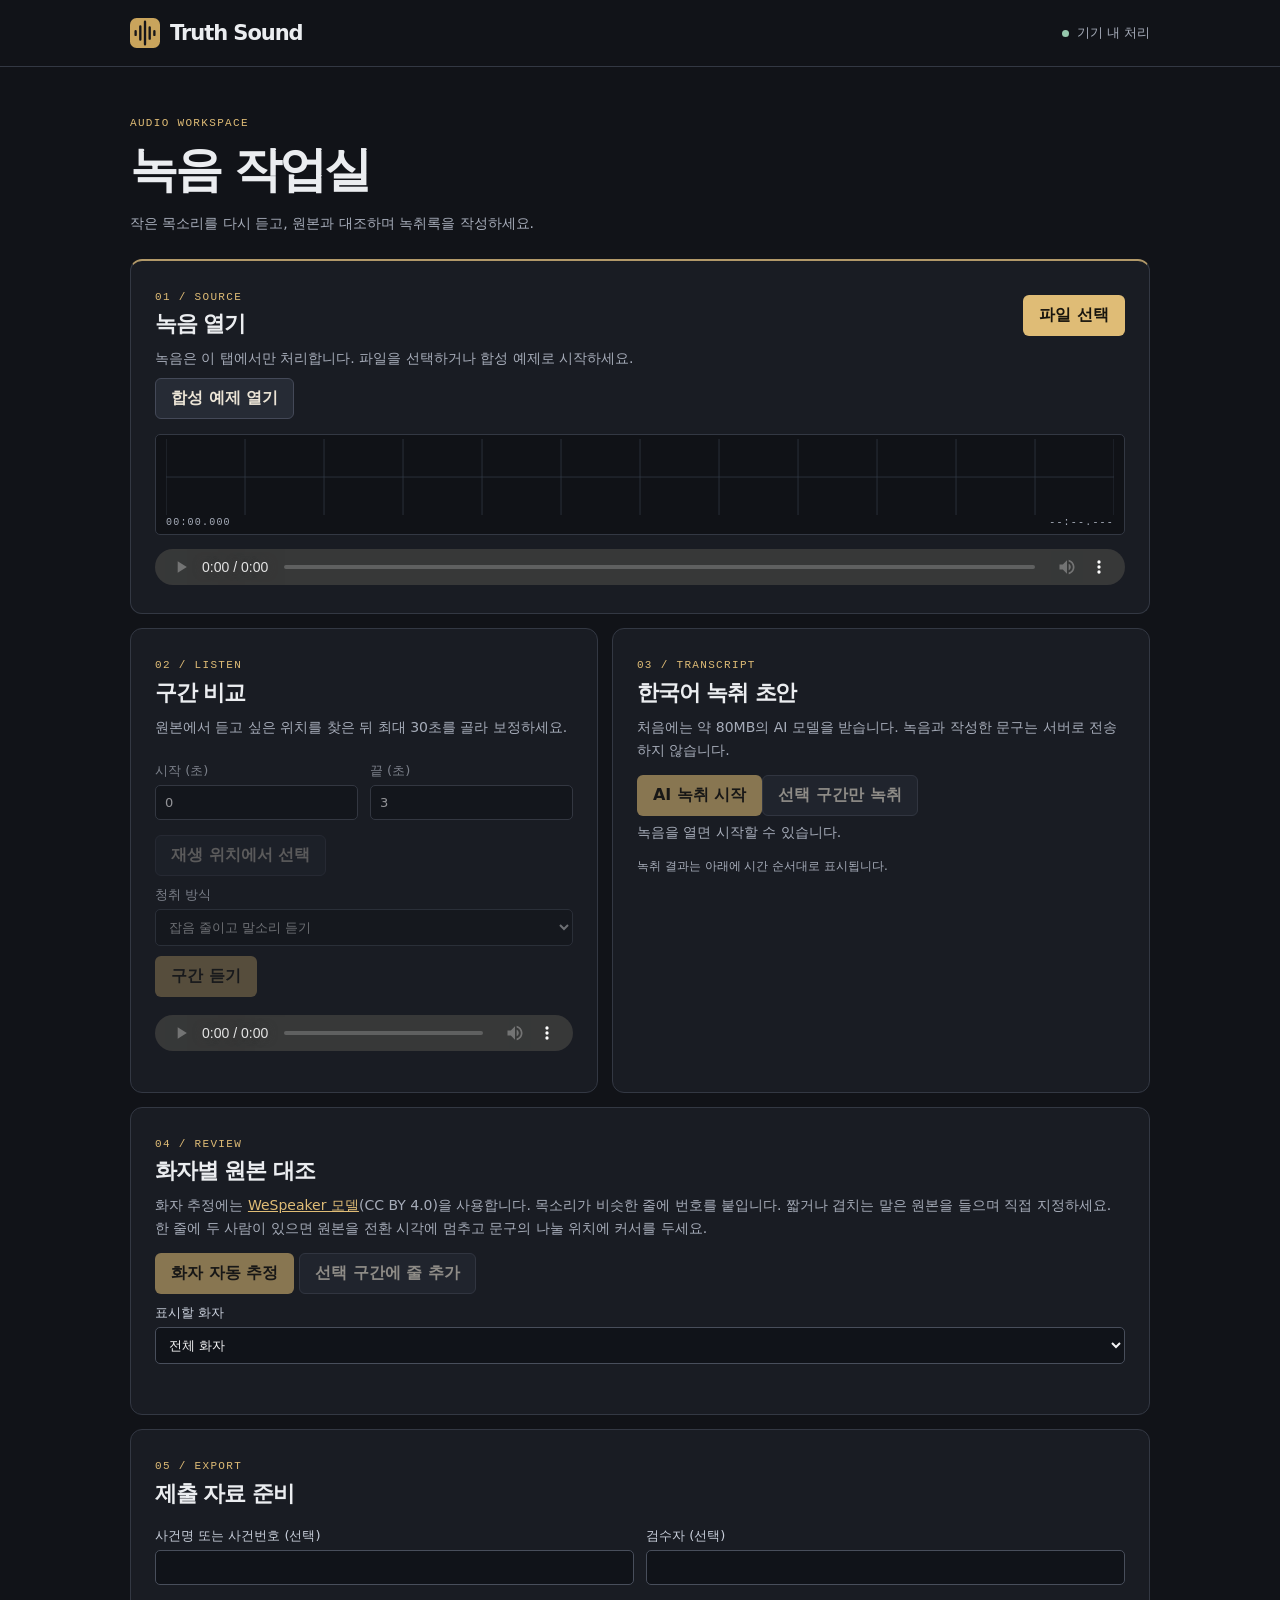
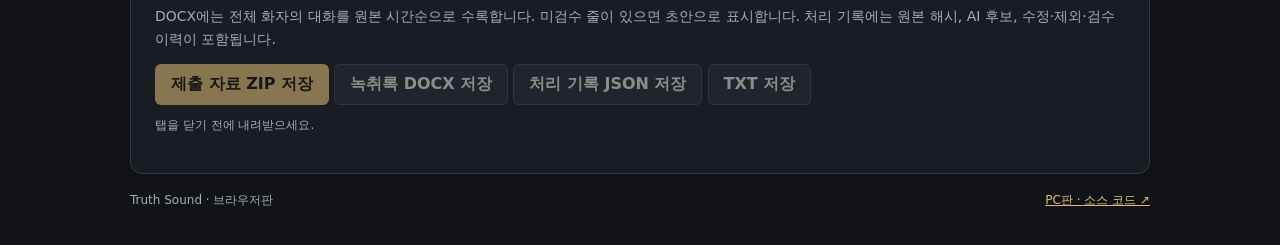
<file: index.html>
<!doctype html>
<html lang="ko">
<head>
<meta charset="utf-8"><meta name="viewport" content="width=device-width,initial-scale=1">
<meta http-equiv="Content-Security-Policy" content="default-src 'self'; script-src 'self' 'wasm-unsafe-eval'; connect-src 'self'; media-src 'self' blob:; worker-src 'self'; object-src 'none'; form-action 'none'; base-uri 'none'">
<meta name="description" content="내 기기에서 녹음을 열고 작은 목소리를 비교해 들으며 한국어 녹취 초안을 작성하세요.">
<title>Truth Sound · 녹음 작업실</title>
<link rel="icon" href="mark.svg"><link rel="stylesheet" href="style.css">
</head><body>
<header><div class="bar"><div class="word"><img src="mark.svg" alt="" width="30" height="30"> Truth Sound</div><span class="local"><i></i> 기기 내 처리</span></div></header>
<main><section class="intro"><p class="kicker">AUDIO WORKSPACE</p><h1>녹음 작업실</h1><p>작은 목소리를 다시 듣고, 원본과 대조하며 녹취록을 작성하세요.</p></section>
<section class="bench"><div class="top"><div><span class="step">01 / SOURCE</span><h2 id="filename">녹음 열기</h2></div><button id="pick">파일 선택</button><input type="file" accept="audio/*,.m4a,.mp3,.wav,.ogg,.webm,.aac,.flac" hidden id="file"></div>
<p id="notice" role="status">녹음은 이 탭에서만 처리합니다. 파일을 선택하거나 합성 예제로 시작하세요.</p><button class="sub" id="demo">합성 예제 열기</button>
<div class="scope"><canvas id="wave" width="1200" height="100" aria-label="녹음 파형"></canvas><div class="ruler"><span>00:00.000</span><span id="endtime">--:--.---</span></div></div>
<audio controls id="original" aria-label="원본 녹음"></audio></section>
<div class="panels"><section class="panel"><span class="step">02 / LISTEN</span><h2>구간 비교</h2><p>원본에서 듣고 싶은 위치를 찾은 뒤 최대 30초를 골라 보정하세요.</p>
<fieldset id="selection" disabled><div class="times"><label>시작 (초)<input id="start" type="number" min="0" step="0.001" value="0"></label><label>끝 (초)<input id="end" type="number" min="0" step="0.001" value="3"></label></div>
<button class="sub" id="here">재생 위치에서 선택</button><label>청취 방식<select id="mode"><option value="clear">잡음 줄이고 말소리 듣기</option><option value="lift">작은 소리 확대</option><option value="original">보정 전</option></select></label>
<button id="render">구간 듣기</button></fieldset><audio id="clip" controls aria-label="선택 구간 청취 보조"></audio><p role="status" id="clipstatus"></p></section>
<section class="panel"><span class="step">03 / TRANSCRIPT</span><h2>한국어 녹취 초안</h2><p>처음에는 약 80MB의 AI 모델을 받습니다. 녹음과 작성한 문구는 서버로 전송하지 않습니다.</p>
<button id="asr" disabled>AI 녹취 시작</button> <button id="stop" class="sub" hidden>중지</button>
<p id="asrstatus" role="status">녹음을 열면 시작할 수 있습니다.</p>
<p class="fine">녹취 결과는 아래에 시간 순서대로 표시됩니다.</p></section></div>
<section class="panel"><span class="step">04 / REVIEW</span><h2>화자별 원본 대조</h2>
<p>화자 추정에는 <a href="https://huggingface.co/Wespeaker/wespeaker-voxceleb-resnet34-LM" rel="noreferrer">WeSpeaker 모델</a>(CC BY 4.0)을 사용합니다. 목소리가 비슷한 줄에 번호를 붙입니다. 짧거나 겹치는 말은 원본을 들으며 직접 지정하세요. 한 줄에 두 사람이 있으면 원본을 전환 시각에 멈추고 문구의 나눌 위치에 커서를 두세요.</p>
<button id="estimate" disabled>화자 자동 추정</button> <button class="sub" id="addLine" disabled>선택 구간에 줄 추가</button>
<label>표시할 화자<select id="filter"><option value="">전체 화자</option></select></label><datalist id="names"></datalist>
<p id="counts"></p><fieldset id="reviewRows" disabled></fieldset><p id="reviewStatus" role="status"></p></section>
<section class="panel exports"><span class="step">05 / EXPORT</span><h2>제출 자료 준비</h2>
<div class="times"><label>사건명 또는 사건번호 (선택)<input id="caseName"></label><label>검수자 (선택)<input id="reviewer"></label></div>
<p>DOCX에는 전체 화자의 대화를 원본 시간순으로 수록합니다. 미검수 줄이 있으면 초안으로 표시합니다. 처리 기록에는 원본 해시, AI 후보, 수정·제외·검수 이력이 포함됩니다.</p>
<button id="bundle" disabled>제출 자료 ZIP 저장</button> <button class="sub" id="word" disabled>녹취록 DOCX 저장</button> <button class="sub" id="log" disabled>처리 기록 JSON 저장</button> <button class="sub" id="save" disabled>TXT 저장</button><p class="fine">탭을 닫기 전에 내려받으세요.</p></section>
<footer><span>Truth Sound · 브라우저판</span><a href="https://github.com/rei1237/truth-sound" rel="noreferrer">PC판 · 소스 코드 ↗</a></footer></main><script src="app.js" type="module"></script></body></html>
</file>
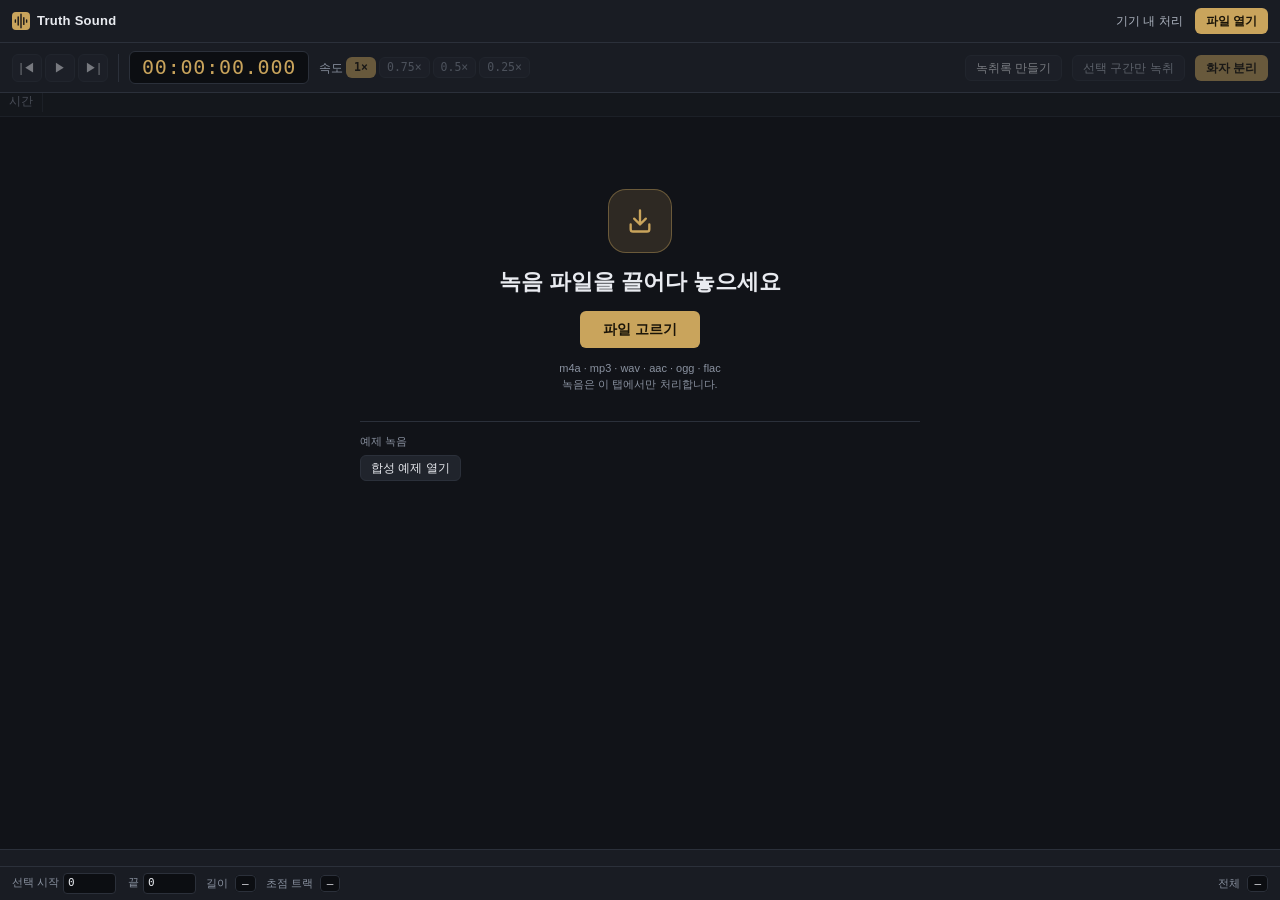
<file: web/index.html>
<!doctype html>
<html lang="ko">
<head>
<meta charset="utf-8"><meta name="viewport" content="width=device-width,initial-scale=1">
<meta http-equiv="Content-Security-Policy" content="default-src 'self'; script-src 'self' 'wasm-unsafe-eval'; connect-src 'self' https://raw.githubusercontent.com/rei1237/truth-sound/b744f6dcd74d6b0bc9c4f2f3c23da4f847f36533/web/models/; media-src 'self' blob:; worker-src 'self'; object-src 'none'; form-action 'none'; base-uri 'none'">
<meta name="description" content="내 기기에서 녹음을 열고 작은 목소리를 비교해 들으며 한국어 녹취 초안을 작성하세요.">
<title>Truth Sound · 녹음 작업실</title>
<link rel="icon" href="mark.svg"><link rel="stylesheet" href="editor-base.css"><link rel="stylesheet" href="editor.css?v=strong1">
</head><body class="empty">
<div id="app">
<header id="topbar">
  <span class="brand"><img src="mark.svg" alt="" width="18" height="18">Truth Sound</span>
  <div class="file"><b id="filename">녹음 열기</b><span class="seal ok" id="hashBadge" hidden><i></i><span>원본 SHA-256</span></span></div>
  <span class="sp"></span><span class="local">기기 내 처리</span>
  <button id="exportTab" disabled>내보내기</button><button id="pick" class="pri">파일 열기</button>
  <input type="file" accept="audio/*,.m4a,.mp3,.wav,.ogg,.webm,.aac,.flac" hidden id="file">
</header>
<nav id="toolbar" aria-label="재생 및 녹취 도구">
  <fieldset id="transport" disabled><div class="grp">
    <button id="home" aria-label="처음으로" title="처음으로">|◀</button><button id="play" aria-label="재생" title="재생 / 일시 정지 (Space)">▶</button>
    <button id="last" aria-label="끝으로" title="끝으로">▶|</button>
  </div></fieldset>
  <output class="clock" id="clock">00:00:00.000</output>
  <fieldset class="speed" id="rates" disabled><legend class="sr">재생 속도</legend><span>속도</span>
    <button data-speed="1" aria-pressed="true">1×</button><button data-speed="0.75" aria-pressed="false">0.75×</button><button data-speed="0.5" aria-pressed="false">0.5×</button><button data-speed="0.25" aria-pressed="false">0.25×</button>
  </fieldset><span class="sp"></span>
  <button id="asr" disabled>녹취록 만들기</button><button id="separate" class="pri" disabled>화자 분리</button><button id="stop" hidden>중지</button>
</nav>
<div id="stage">
  <main id="workarea">
    <div id="ruler" aria-hidden="true"><span class="gutter">시간</span><div id="ticks"></div></div>
    <section id="dropzone" aria-label="녹음 파일 넣기"><div class="dz">
      <div class="dzicon"><svg viewBox="0 0 24 24" aria-hidden="true"><path d="M12 3v12M7 10l5 5 5-5M4 15v4a2 2 0 0 0 2 2h12a2 2 0 0 0 2-2v-4"/></svg></div>
      <h1>녹음 파일을 끌어다 놓으세요</h1><p><button id="pickCenter" class="pri">파일 고르기</button></p>
      <p class="hint">m4a · mp3 · wav · aac · ogg · flac<br>녹음은 이 탭에서만 처리합니다.</p>
      <div class="recent"><h2>예제 녹음</h2><button id="demo">합성 예제 열기</button></div>
    </div></section>
    <div id="tracks">
      <div class="fullTools"><label>전체 보정<select id="fullProfile" aria-describedby="profileHelp"><option value="strong">강화 · 더 크게, 더 선명하게</option><option value="precise">발음 정밀 · 짧은 자음 보존</option><option value="maximum">최대 청취 · 작은 소리 집중</option><option value="standard">기본 · 부드럽게</option></select></label>
        <a id="quickDownload" download hidden>강화 보정 WAV 저장</a></div>
      <p class="tracks-hint" id="profileHelp">작은 목소리를 크게 증폭합니다. 짧은 자음을 비교하려면 발음 정밀 모드를 선택하세요.</p>
      <div class="row" data-track="original"><div class="ctl"><div class="name"><i></i>원본</div><span class="sub">보정 전 · 원본 대조</span><button class="choose" data-player="original" aria-pressed="true">원본 듣기</button></div>
      <div class="wave" data-player="original"><canvas id="wave" width="1200" height="130" aria-label="원본 파형"></canvas><i class="selectionBand"></i><i class="playhead"></i></div></div>
      <div class="row" data-track="enhanced"><div class="ctl"><div class="name"><i></i><span id="enhancedLabel">전체 보정본</span></div><span class="sub">작은 말소리 선명화</span><button class="choose" data-player="enhanced" disabled aria-pressed="false">보정본 듣기</button></div>
      <div class="wave" data-player="enhanced"><canvas id="enhancedWave" width="1200" height="130" aria-label="보정본 파형"></canvas><i class="selectionBand"></i><i class="playhead"></i></div></div>
      <div class="row transcriptLane"><div class="ctl"><div class="name"><i></i>녹취록</div></div><div id="lane" aria-label="시간순 녹취 구간"></div></div>
      <div id="speakerTracks" aria-label="화자별 발화 구간"></div>
      <p class="tracks-hint">파형을 누르면 재생 위치가 이동합니다. 드래그하면 들을 구간을 선택합니다.</p>
      <p class="tracks-hint" id="fullStatus" role="status"></p><p class="tracks-hint" id="asrstatus" role="status"></p>
      <button id="retryFull" class="inline" hidden>전체 보정 다시 시도</button>
    </div>
    <p id="notice" role="status"></p>
  </main>
  <div id="splitter" role="separator" aria-label="패널 너비" aria-orientation="vertical" tabindex="0"></div>
  <aside id="panel"><div class="tabs" role="tablist" aria-label="작업 패널">
    <button role="tab" id="tab-analysis" aria-controls="analysis" aria-selected="true">구간 분석</button>
    <button role="tab" id="tab-transcript" aria-controls="transcript" aria-selected="false">녹취록</button>
    <button role="tab" id="tab-export" aria-controls="export" aria-selected="false">내보내기</button></div>
    <div class="panes">
      <section role="tabpanel" id="analysis" aria-labelledby="tab-analysis">
        <p>전체 녹음은 파형 위에서 보정 강도를 바꾸고 WAV로 저장하세요. 강화 보정은 작은 목소리를 더 키웁니다. 약한 발음도 달라질 수 있으니 원본과 비교하세요.</p>
        <h2>선택 구간 듣기</h2><p>파형에서 최대 30초를 고르세요.</p>
        <fieldset id="selection" disabled><button id="here">재생 위치에서 선택</button><label>청취 방식<select id="mode"><option value="clear">발음 선명화 · 잡음 줄이기</option><option value="lift">작은 말소리 확대</option><option value="original">보정 전</option></select></label>
        <button id="render" class="pri">구간 듣기</button><label class="repeat"><input type="checkbox" id="repeatClip"> 선택 구간 반복</label></fieldset>
        <audio id="clip" controls aria-label="선택 구간 청취"></audio><p role="status" id="clipstatus"></p>
        <details id="fullResult" hidden><summary>전체 보정본 듣기 · WAV 저장</summary><audio controls id="enhanced" aria-label="전체 보정본"></audio>
        <button id="compareFull">같은 위치에서 원본과 비교</button> <a id="fullDownload" download>보정본 WAV 저장</a></details>
      </section>
      <section role="tabpanel" id="transcript" aria-labelledby="tab-transcript" hidden>
        <h2>화자별 녹취록</h2><p>1초 미만의 짧은 소리도 인식합니다. 불확실한 후보는 구간을 듣고 확인하세요.</p>
        <button id="addLine" disabled>선택 구간에 줄 추가</button>
        <label>표시할 화자<select id="filter"><option value="">전체 화자</option></select></label><datalist id="names"></datalist>
        <p id="counts"></p><fieldset id="reviewRows" disabled></fieldset><p id="reviewStatus" role="status"></p>
        <details><summary>화자 추정과 줄 나누기</summary><p><a href="https://huggingface.co/Wespeaker/wespeaker-voxceleb-resnet34-LM" rel="noreferrer">WeSpeaker (CC BY 4.0)</a>로 음색을 비교합니다. 한 줄에 두 사람이 있으면 원본을 화자가 바뀌는 시각에 멈춘 뒤 문구의 나눌 위치에 커서를 두세요.</p></details>
      </section>
      <section role="tabpanel" id="export" aria-labelledby="tab-export" hidden>
        <h2>제출 자료 준비</h2><label>사건명 또는 사건번호 (선택)<input id="caseName"></label><label>검수자 (선택)<input id="reviewer"></label>
        <p>미검수 줄은 초안으로 표시합니다. 처리 기록에는 원본 해시, 두 AI 후보, 수정·검수 이력이 남습니다.</p>
        <button id="bundle" class="pri" disabled>제출 자료 ZIP 저장</button> <button id="word" disabled>녹취록 DOCX 저장</button> <button id="log" disabled>처리 기록 JSON 저장</button> <button id="save" disabled>TXT 저장</button>
        <p id="exportStatus" role="status"></p>
      </section>
    </div></aside>
</div>
<footer id="statusbar">
  <fieldset id="bounds" disabled><label>선택 시작<input id="start" type="number" min="0" step="0.001" value="0"></label><label>끝<input id="end" type="number" min="0" step="0.001" value="0"></label></fieldset>
  <span>길이 <b id="spanLength">—</b></span><span>초점 트랙 <b id="focusName">—</b></span><span class="sp"></span><span>전체 <b id="endtime">—</b></span>
</footer></div><audio id="original" aria-label="원본 녹음"></audio><script type="module" src="app.js?v=max1"></script></body></html>
</file>
<file: style.css>
:root{color-scheme:dark;font-family:system-ui,"Malgun Gothic",sans-serif;background:#111318;color:#ebedf0;--gold:#dfbc76;--muted:#a6acb9;--line:#333843}*{box-sizing:border-box}body{margin:0}header{border-bottom:1px solid var(--line)}.bar,main{width:min(1020px,calc(100% - 40px));margin:auto}.bar,footer,.top,.ruler{display:flex;align-items:center;justify-content:space-between;gap:16px}.bar{height:66px}.word{display:flex;align-items:center;gap:10px;font-weight:720;letter-spacing:-.05em;font-size:21px}.local{display:flex;align-items:center;gap:8px;color:var(--muted);font-size:13px}.local i{width:7px;height:7px;background:#96c8ad;border-radius:50%}.intro{padding:48px 0 24px}.kicker,.step,.ruler{font:11px/1.5 ui-monospace,monospace;letter-spacing:.12em;color:var(--gold)}h1,h2,p{margin:0}h1{font-size:clamp(32px,5vw,48px);letter-spacing:-.06em;margin:6px 0 10px}h2{font-size:22px;letter-spacing:-.05em;margin:4px 0 8px;overflow-wrap:anywhere}p{color:var(--muted);font-size:14px;line-height:1.65}.bench,.panel{padding:24px;border:1px solid var(--line);border-radius:12px;background:#191c23}.bench{border-top:2px solid #b29969}.scope{background:#101217;margin:15px 0 6px;padding:4px 10px;border:1px solid var(--line);border-radius:5px}canvas{display:block;width:100%;height:76px}.ruler{font-size:10px;color:var(--muted)}button,input,select,textarea{font:inherit}button{cursor:pointer;color:#17140d;background:var(--gold);border:1px solid transparent;border-radius:6px;padding:9px 15px;font-weight:650}.sub{background:#262b35;color:#ebe4d6;border-color:#444958}.bench .sub{margin-top:8px}button:disabled,fieldset:disabled{opacity:.56}button:disabled{cursor:default}button:focus-visible,input:focus-visible,select:focus-visible,textarea:focus-visible,a:focus-visible{outline:2px solid var(--gold);outline-offset:3px}.panels{display:grid;grid-template-columns:1fr 1.15fr;gap:14px;margin:14px 0}.panel p{margin:5px 0 13px}fieldset{border:0;padding:0;margin:10px 0}.times{display:grid;grid-template-columns:1fr 1fr;gap:12px}label{display:block;font-size:13px;color:#c8ceda;margin:10px 0}input,select,textarea{display:block;width:100%;background:#101319;color:#f3f3f4;border:1px solid #484e5b;border-radius:5px;padding:9px;margin:5px 0}textarea{min-height:130px;resize:vertical;line-height:1.6}audio{width:100%;height:36px;margin-top:8px}.fine,footer{font-size:12px}footer{padding:18px 0 36px;color:var(--muted)}a{color:var(--gold)}[hidden]{display:none!important}@media(max-width:680px){.bar,main{width:calc(100% - 24px)}.panels{grid-template-columns:1fr}.bench,.panel{padding:17px}.intro{padding:30px 0 18px}.top{align-items:center}.bar{height:56px}}
.utterance{border-top:1px solid var(--line);padding:14px 0}.rowhead,.rowactions{display:flex;align-items:center;flex-wrap:wrap;gap:12px}.rowhead strong{font:14px ui-monospace,monospace;color:var(--gold)}.utterance small{color:var(--muted)}.utterance textarea{min-height:60px}.rowactions label{display:inline-flex;align-items:center;gap:6px}.rowactions input{width:auto}.exports{margin-top:14px}.exports button{margin-bottom:6px}#reviewRows{min-width:0}
</file>
<file: web/editor-base.css>
/* Shared appearance from truth_sound/static/style.css: desktop editor chrome, tracks and drop target. */
:root {
  --bg: #111318; --panel: #191c23; --panel2: #20242c; --line: #2b303a;
  --ink: #e9ebf0; --muted: #8a92a0; --accent: #c9a45c; --accent-ink: #1a1408;
  --trk: #0c0e12; --chip: #262b35; --warn: #e8b04a;
  --c-orig: #aeb6c4; --c-me: #5ea8ff; --c-partner: #ffa24c; --c-side: #41d095;
  --c-unknown: #9aa0aa; --clip: #ff4d4f;
  --sel: rgba(255, 255, 255, .09); --sel-edge: rgba(255, 255, 255, .5);
  --font: "Pretendard Variable", Pretendard, "Malgun Gothic", sans-serif;
  --mono: "Cascadia Mono", Consolas, monospace;
  --panel-w: 330px;
  color-scheme: dark;
}

* { box-sizing: border-box; }
html, body { height: 100%; margin: 0; }
body {
  background: var(--bg); color: var(--ink);
  font: 12px/1.35 var(--font); min-width: 1280px; min-height: 720px; overflow: hidden;
}
[hidden] { display: none !important; }
button { font: inherit; color: inherit; background: var(--panel2); border: 1px solid var(--line); border-radius: 6px; padding: 4px 10px; cursor: pointer; }
button:hover:not(:disabled) { border-color: var(--muted); }
button:disabled { opacity: .45; cursor: default; }
button.pri { background: var(--accent); color: var(--accent-ink); border-color: transparent; font-weight: 700; }
button:focus-visible, a:focus-visible, [tabindex]:focus-visible { outline: 2px solid var(--accent); outline-offset: 1px; }
a { color: inherit; text-decoration: none; }
b { font-weight: 600; }
.sp { flex: 1; }
.hint { color: var(--muted); font-size: 11px; line-height: 1.5; margin: 0; }

/* 전체 배치: 윗줄 · 도구 줄 · (처리 띠) · 작업 영역 · 상태 줄 */
#app { display: flex; flex-direction: column; height: 100vh; min-height: 720px; }
#topbar, #toolbar { display: flex; align-items: center; gap: 12px; padding: 8px 12px; background: var(--panel); border-bottom: 1px solid var(--line); }
#toolbar { gap: 10px; }
.brand { display: flex; align-items: center; gap: 7px; font-weight: 800; letter-spacing: .02em; font-size: 13px; }
.logo { width: 18px; height: 18px; border-radius: 5px; background: var(--accent); display: grid; place-items: center; }
.logo svg { width: 12px; height: 12px; stroke: var(--accent-ink); stroke-width: 2.2; fill: none; stroke-linecap: round; }
.file { display: flex; align-items: center; gap: 8px; color: var(--muted); min-width: 0; }
.file b { color: var(--ink); overflow: hidden; text-overflow: ellipsis; white-space: nowrap; max-width: 420px; }
.seal { display: inline-flex; align-items: center; gap: 5px; padding: 2px 8px; border-radius: 999px; background: var(--chip); color: var(--muted); font-size: 11px; font-family: var(--mono); }
/* 봉인: 확인 중(회색) · 원본 그대로(초록) · 원본이 바뀜(빨강) · 확인 못 함(황동). 누르면 말풍선. */
button.seal { border-color: transparent; cursor: pointer; }
.seal i { width: 6px; height: 6px; border-radius: 50%; background: var(--c-unknown); }
.seal b { font-family: var(--font); font-weight: 600; }
.seal.ok i { background: var(--c-side); }
.seal.ok b { color: var(--c-side); }
.seal.bad { background: color-mix(in srgb, var(--clip) 16%, var(--chip)); }
.seal.bad i, .seal.unk i { background: var(--clip); }
.seal.bad b { color: var(--clip); }
.seal.unk b { color: var(--warn); }
.seal-warn { color: var(--clip); font-weight: 600; white-space: nowrap; overflow: hidden; text-overflow: ellipsis; }
.seal-pop { display: flex; flex-direction: column; gap: 6px; width: 340px; }
.seal-pop code { font-family: var(--mono); font-size: 11px; line-height: 1.5; word-break: break-all; user-select: all; color: var(--ink); }
.seal-row { display: flex; gap: 6px; }
.seal-pop p { margin: 0; }
.seal-pop .bad { color: var(--clip); font-family: var(--mono); font-size: 11px; word-break: break-all; }

.grp { display: flex; gap: 3px; padding-right: 10px; border-right: 1px solid var(--line); }
.grp button { width: 30px; height: 28px; padding: 0; display: grid; place-items: center; }
.grp svg { width: 13px; height: 13px; fill: currentColor; }
.grp button.on { background: var(--accent); color: var(--accent-ink); border-color: transparent; }
.clock { font-family: var(--mono); font-size: 20px; letter-spacing: .04em; padding: 2px 12px; border-radius: 6px; background: var(--trk); border: 1px solid var(--line); color: var(--accent); }
.speed { display: flex; align-items: center; gap: 3px; color: var(--muted); }
.speed button { padding: 2px 7px; font-size: 11.5px; font-family: var(--mono); }
.speed button[aria-pressed="true"] { background: var(--accent); color: var(--accent-ink); border-color: transparent; font-weight: 700; }
.grp button[aria-pressed="true"] { background: var(--accent); color: var(--accent-ink); border-color: transparent; }
#tbPlay .i-pause, #tbPlay[data-state="playing"] .i-play { display: none; }
#tbPlay[data-state="playing"] .i-pause { display: block; }
/* 크기 막대: 지금 나는 소리(켜 둔 트랙을 합친 것)의 가장 큰 값 */
.meter { width: 110px; height: 8px; border-radius: 4px; background: var(--trk); border: 1px solid var(--line); overflow: hidden; }
.meter i { display: block; height: 100%; width: 100%; background: var(--accent); transform: scaleX(0); transform-origin: left; }
.dim { opacity: .4; pointer-events: none; }

#procstrip { padding: 6px 12px; background: color-mix(in srgb, var(--accent) 12%, var(--panel)); border-bottom: 1px solid var(--line); color: var(--ink); }

#stage { flex: 1; min-height: 0; display: grid; grid-template-columns: minmax(0, 1fr) 5px var(--panel-w); }
#workarea { position: relative; display: flex; flex-direction: column; min-width: 0; min-height: 0; background: var(--bg); }
#ruler { height: 24px; background: var(--panel); border-bottom: 1px solid var(--line); flex: none; }
#speechband { height: 6px; background: var(--panel); border-bottom: 1px solid var(--line); flex: none; }
#tracks { flex: 1; min-height: 0; overflow-y: auto; background: var(--trk); }
#hscroll { height: 14px; flex: none; background: var(--panel); border-top: 1px solid var(--line); }
#splitter { background: var(--line); cursor: col-resize; }
#splitter:hover, #splitter.drag, #splitter:focus-visible { background: var(--accent); }
#panel { min-width: 0; min-height: 0; display: flex; flex-direction: column; background: var(--panel); border-left: 1px solid var(--line); }
.tabs { display: flex; gap: 2px; margin: 10px 12px; padding: 2px; background: var(--trk); border: 1px solid var(--line); border-radius: 7px; }
.tabs button { flex: 1; border: 0; background: none; color: var(--muted); padding: 4px 0; }
.tabs button[aria-selected="true"] { background: var(--panel2); color: var(--ink); font-weight: 700; box-shadow: 0 1px 2px rgba(0, 0, 0, .2); }
.panes { flex: 1; min-height: 0; overflow-y: auto; padding: 0 12px 12px; }

#statusbar { display: flex; align-items: center; gap: 16px; padding: 6px 12px; background: var(--panel); border-top: 1px solid var(--line); color: var(--muted); font-size: 11px; }
#statusbar b { font-family: var(--mono); color: var(--ink); font-weight: 500; background: var(--trk); border: 1px solid var(--line); padding: 1px 6px; border-radius: 4px; margin-left: 4px; }
#fileInfo .num { font-family: var(--mono); }

/* 편집 중: 끌어다 놓는 자리는 감춘다 / 빈 화면: 패널·경계·트랙은 감춘다 */
body.editing #dropzone { display: none; }
body.empty #stage { grid-template-columns: minmax(0, 1fr); }
body.empty #splitter, body.empty #panel, body.empty #tracks, body.empty #hscroll, body.empty #speechband { display: none; }

/* 트랙 줄: 왼쪽 조절판 150px + 파형 자리 */
.row { display: grid; grid-template-columns: 150px 1fr; border-bottom: 1px solid var(--line); min-height: 92px; }
.row .ctl { background: var(--panel); border-right: 1px solid var(--line); padding: 5px 9px; display: flex; flex-direction: column; gap: 3px; justify-content: center; overflow: hidden; }
.row .name { display: flex; align-items: center; gap: 6px; font-weight: 700; font-size: 12px; }
.row .name i { width: 8px; height: 8px; border-radius: 2px; background: var(--c-orig); }
.row .sub { color: var(--muted); font-size: 10.5px; }
.row .wave { position: relative; background: var(--trk); }
.row .wave::after { content: ""; position: absolute; left: 0; right: 0; top: 50%; border-top: 1px solid var(--line); opacity: .6; }
.tracks-hint { padding: 14px 16px; color: var(--muted); }

#dropzone { position: absolute; inset: 24px 0 0; display: flex; justify-content: center; align-items: flex-start; overflow-y: auto; padding: 8vh 24px 24px; }
.dz { width: 100%; max-width: 560px; text-align: center; }
.dzicon { width: 64px; height: 64px; margin: 0 auto 14px; border-radius: 18px; background: color-mix(in srgb, var(--accent) 16%, transparent); display: grid; place-items: center; border: 1px solid color-mix(in srgb, var(--accent) 40%, transparent); }
.dzicon svg { width: 28px; height: 28px; stroke: var(--accent); stroke-width: 2; fill: none; stroke-linecap: round; stroke-linejoin: round; }
.dz h1 { margin: 0 0 14px; font-size: 22px; font-weight: 700; }
.dz p { margin: 0 0 12px; }
.dz button.pri { padding: 8px 22px; font-size: 14px; }
.recent { margin-top: 28px; text-align: left; border-top: 1px solid var(--line); padding-top: 12px; }
.recent h2 { margin: 0 0 6px; font-size: 11px; font-weight: 500; color: var(--muted); }
</file>
<file: web/editor.css>
body{min-width:0;min-height:0}
#app{height:100dvh;min-height:0}
fieldset{margin:0;padding:0;border:0;min-width:0}
.sr{position:absolute;width:1px;height:1px;overflow:hidden;clip-path:inset(50%)}
.local,.sub,.tracks-hint,.panes p,#notice{color:#adb4c0}
#filename{font-weight:600}
.empty .file,.empty #exportTab{display:none}
#dropzone{inset:24px 0 42px}
#notice{position:absolute;bottom:0;margin:0;padding:8px 14px;width:100%;background:var(--panel);border-top:1px solid var(--line);overflow-wrap:anywhere}
#workarea{padding-bottom:34px;overflow:hidden}
#toolbar{flex-wrap:wrap}
#toolbar .speed{display:flex}
#ticks{display:flex;flex:1;justify-content:space-between;align-items:center;padding:0 4px;font:10px var(--mono);color:var(--muted)}
.gutter{flex:0 0 150px;border-right:1px solid var(--line);padding:4px 9px;color:var(--muted)}
.empty #ruler{opacity:.45}
#tracks{--cursor:0%;--left:0%;--width:0%}
.row{min-height:112px}
.row .wave{min-width:0;cursor:crosshair;touch-action:none;overflow:hidden}
.wave canvas{display:block;width:100%;height:100%;position:absolute;inset:0}
.row .ctl .choose{align-self:flex-start;padding:2px 7px;margin-top:6px}
.choose[aria-pressed=true]{color:var(--accent);border-color:var(--accent)}
.row[data-track=enhanced] .name i{background:#41d095}
.selectionBand,.playhead{position:absolute;top:0;bottom:0;pointer-events:none}
.selectionBand{left:var(--left);width:var(--width);background:var(--sel);border-inline:1px solid var(--sel-edge)}
.playhead{left:var(--cursor);border-left:1px solid var(--accent)}
.transcriptLane{min-height:42px}
.transcriptLane .name i{background:var(--accent)}
#lane{position:relative;background:var(--trk);overflow:hidden}
#lane button{position:absolute;top:6px;height:27px;padding:1px 4px;text-align:left;white-space:nowrap;overflow:hidden;text-overflow:ellipsis;color:var(--accent);border-radius:3px}
.tracks-hint{margin:0;padding:9px 12px}
.tracks-hint:empty{display:none}
.inline{margin:8px 12px}
.panes{overflow-wrap:anywhere}
.panes h2{font-size:15px;margin:12px 0 5px}
.panes p{line-height:1.5}
.panes label{display:block;margin:10px 0}
.panes input:not([type=checkbox]),select,textarea,#bounds input{background:var(--trk);color:var(--ink);border:1px solid var(--line);border-radius:4px;padding:6px;font:inherit}
.panes input:not([type=checkbox]),select,textarea,audio{display:block;width:100%;margin-top:5px}
audio{height:34px}audio:not([controls]){display:none}
textarea{resize:vertical;line-height:1.55}
.panes button{margin:2px 0}
.panes summary{cursor:pointer;color:var(--accent);padding:9px 0}
.panes a{color:var(--accent);text-decoration:underline}
.utterance{border-top:1px solid var(--line);padding:10px 0}
.rowhead,.rowactions{display:flex;align-items:center;gap:5px;flex-wrap:wrap}
.rowhead strong{flex-basis:100%;font:12px var(--mono);color:var(--accent)}
.utterance small{color:#adb4c0}
.rowactions label{margin:4px 0}
.candidatePair{display:grid;grid-template-columns:repeat(2,minmax(0,1fr));gap:8px;margin:8px 0}
.candidatePair>div{min-width:0;border-block:1px solid var(--line);padding:7px 0}
.candidatePair strong{color:var(--accent)}.candidatePair p{color:var(--ink);margin:4px 0}
#bounds{display:flex;gap:12px}#bounds input{margin-left:4px;width:8ch;padding:2px 4px;font-family:var(--mono)}
#statusbar{flex-wrap:wrap;gap:10px}
.dragging #workarea{outline:2px dashed var(--accent);outline-offset:-4px}
@media(max-width:760px){
  #app{height:auto;min-height:100dvh}body{overflow:auto}
  #topbar,#toolbar{gap:6px;padding:6px 8px}
  #topbar .file{flex:1}.local{display:none}
  #stage,body.empty #stage{display:flex;flex-direction:column}
  #splitter{display:none}#workarea{min-height:260px}
  body.empty #workarea{min-height:calc(100dvh - 180px)}
  #panel{border-left:0;border-top:1px solid var(--line)}.panes{overflow:visible}
  .gutter{flex-basis:90px}.row{grid-template-columns:90px 1fr;min-height:80px}.transcriptLane{min-height:38px}
  #toolbar .sp{display:none}#statusbar{font-size:11px}.clock{font-size:16px}#ticks span:nth-child(even){display:none}
  .tracks-hint{padding:5px 8px}.tabs{margin:6px 10px}
}
.speakerLane{position:relative;background:var(--trk);min-height:52px}
.speakerLane button{position:absolute;top:8px;height:30px;padding:2px 4px;overflow:hidden;white-space:nowrap;text-overflow:ellipsis;text-align:left;color:#93c8ab}
#speakerTracks .ctl button{font-size:11px;text-align:left}
.fullTools{display:flex;flex-wrap:wrap;align-items:center;gap:10px 18px;padding:10px 12px;border-bottom:1px solid var(--line)}
.fullTools label{display:flex;align-items:center;gap:8px;flex-wrap:wrap}
.fullTools select{width:auto;max-width:100%;margin:0}
.fullTools a{color:var(--accent);text-decoration:underline;text-underline-offset:3px}
</file>
